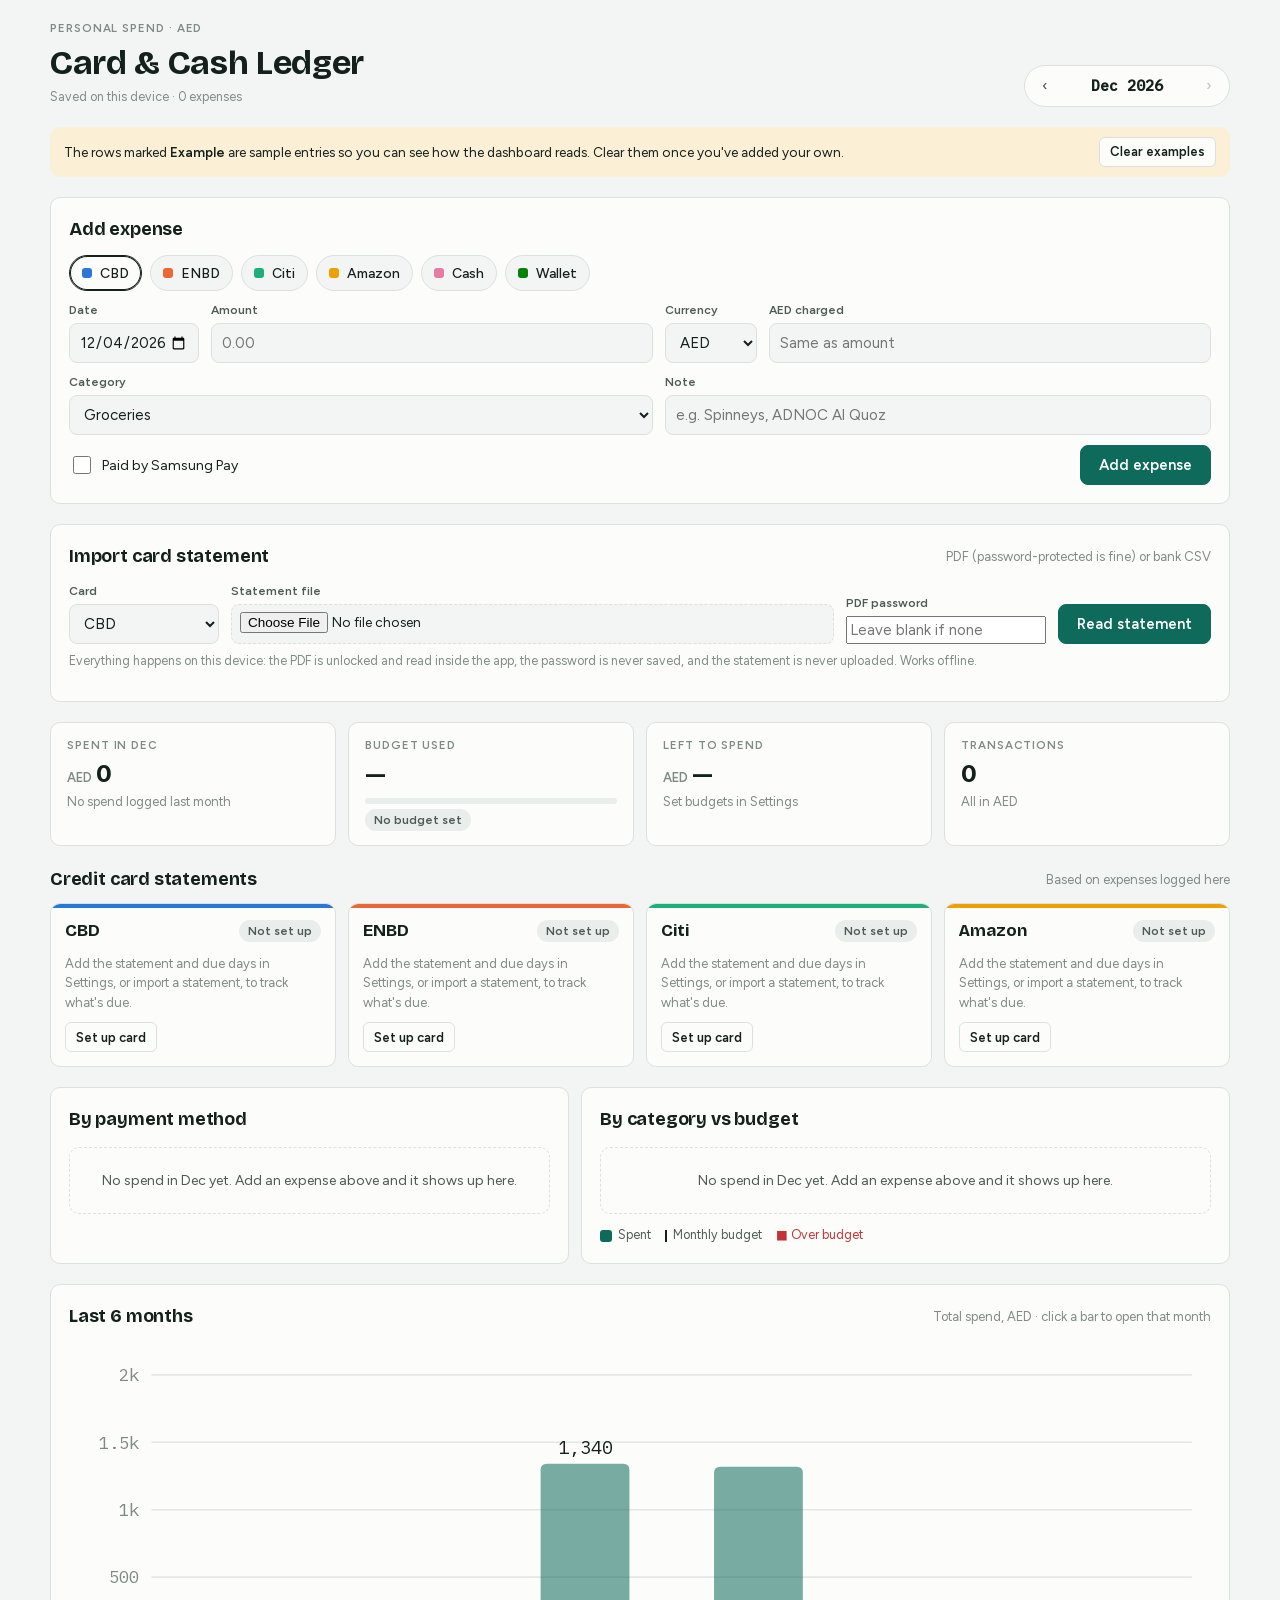
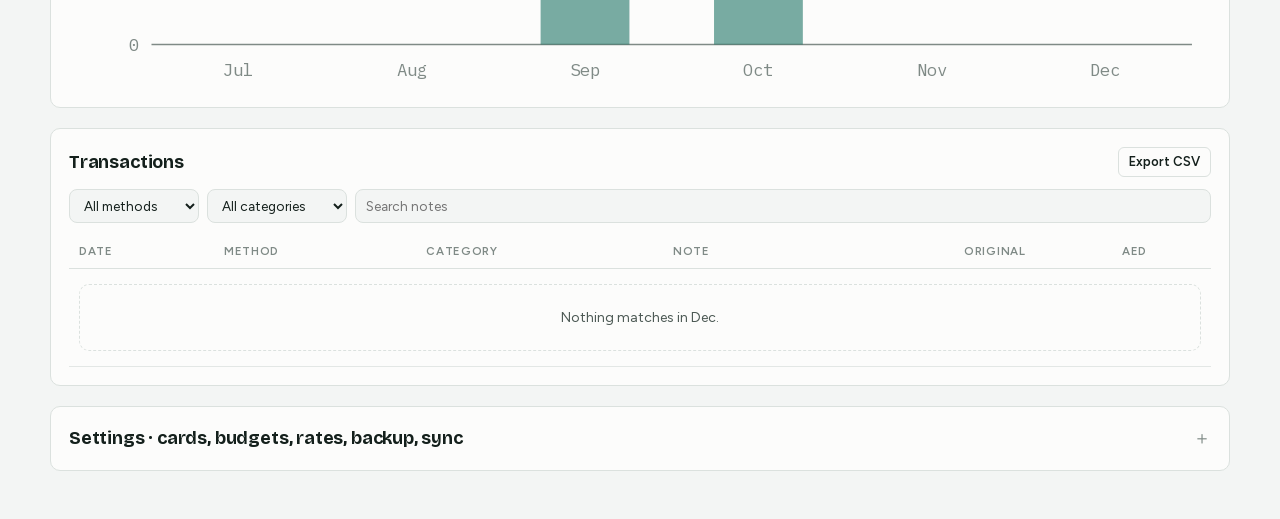
<file: index.html>
<!doctype html>
<html lang="en">
<head>
<meta charset="utf-8">
<meta name="viewport" content="width=device-width,initial-scale=1,viewport-fit=cover">
<title>Card &amp; Cash Ledger</title>
<meta name="description" content="Personal card and cash expense ledger. Works offline; data stays on your devices.">
<meta name="theme-color" content="#f3f5f4" media="(prefers-color-scheme: light)">
<meta name="theme-color" content="#0f1412" media="(prefers-color-scheme: dark)">
<link rel="manifest" href="manifest.webmanifest">
<link rel="icon" href="icons/favicon.svg" type="image/svg+xml">
<link rel="icon" href="icons/icon-192.png" sizes="192x192" type="image/png">
<link rel="apple-touch-icon" href="icons/apple-touch-icon.png">
<link rel="stylesheet" href="fonts/fonts.css">
<style>
/* Layout: a working ledger. Quick-add strip on top, month summary, card statements, charts, then the transaction register. */
:root{
  --bg:#f3f5f4; --surface:#fcfcfb; --sunk:#e9edeb; --ink:#14201c; --ink-2:#4d5a55; --muted:#7f8a86;
  --line:#dbe1de; --grid:#e3e7e5; --accent:#0e6a5a; --accent-ink:#ffffff; --accent-soft:#d6ebe6;
  --good:#0a7d0a; --warn:#a86b00; --crit:#c23434; --warn-bg:#fbefd6; --crit-bg:#f8dede; --good-bg:#dcf0dc;
  --m-cbd:#2a78d6; --m-enbd:#eb6834; --m-citi:#1baf7a; --m-amazon:#eda100; --m-cash:#e87ba4; --m-wallet:#008300;
  --f-display:"Bricolage Grotesque", "Avenir Next", system-ui, sans-serif;
  --f-body:"Figtree", system-ui, -apple-system, "Segoe UI", sans-serif;
  --f-mono:"IBM Plex Mono", ui-monospace, "SF Mono", Menlo, monospace;
  --r:10px;
}
@media (prefers-color-scheme: dark){:root:not([data-theme="light"]){
  --bg:#0f1412; --surface:#171d1b; --sunk:#111715; --ink:#e7eeeb; --ink-2:#b4c0bb; --muted:#85918c;
  --line:#2a3330; --grid:#242c29; --accent:#4cc1a8; --accent-ink:#06201a; --accent-soft:#173a33;
  --good:#3fbf3f; --warn:#e7a42a; --crit:#ec6a6a; --warn-bg:#3a2c0e; --crit-bg:#3d1a1a; --good-bg:#16351a;
  --m-cbd:#3987e5; --m-enbd:#d95926; --m-citi:#199e70; --m-amazon:#c98500; --m-cash:#d55181; --m-wallet:#2f9a2f;
  color-scheme:dark}}
:root[data-theme="dark"]{
  --bg:#0f1412; --surface:#171d1b; --sunk:#111715; --ink:#e7eeeb; --ink-2:#b4c0bb; --muted:#85918c;
  --line:#2a3330; --grid:#242c29; --accent:#4cc1a8; --accent-ink:#06201a; --accent-soft:#173a33;
  --good:#3fbf3f; --warn:#e7a42a; --crit:#ec6a6a; --warn-bg:#3a2c0e; --crit-bg:#3d1a1a; --good-bg:#16351a;
  --m-cbd:#3987e5; --m-enbd:#d95926; --m-citi:#199e70; --m-amazon:#c98500; --m-cash:#d55181; --m-wallet:#2f9a2f;
  color-scheme:dark}
*{box-sizing:border-box}
html{-webkit-text-size-adjust:100%}
body{margin:0}
img{max-width:100%}
[hidden]{display:none!important}
.linkbtn{border:0;background:none;padding:0;color:inherit;text-decoration:underline;text-underline-offset:2px;cursor:pointer;font-size:inherit}
.linkbtn.stale{color:var(--warn);font-weight:600}
.banner.err{background:var(--crit-bg)}
.bk{display:flex;flex-direction:column;gap:8px}
.filebtn{position:relative;overflow:hidden;display:inline-flex;align-items:center}
.filebtn input{position:absolute;inset:0;opacity:0;cursor:pointer}
body{background:var(--bg);color:var(--ink);font-family:var(--f-body);font-size:15px;line-height:1.5;
  padding-left:max(16px,env(safe-area-inset-left,0px));padding-right:max(16px,env(safe-area-inset-right,0px));padding-block:20px 48px}
.wrap{max-width:1180px;margin:0 auto;display:flex;flex-direction:column;gap:20px}
h1,h2,h3{font-family:var(--f-display);text-wrap:balance;margin:0;letter-spacing:-.01em}
h1{font-size:clamp(26px,4vw,34px);font-weight:700}
h2{font-size:18px;font-weight:700}
.eyebrow{font-size:11.5px;text-transform:uppercase;letter-spacing:.08em;color:var(--muted);font-weight:600}
.num{font-family:var(--f-mono);font-variant-numeric:tabular-nums}
.muted{color:var(--muted)} .small{font-size:13px}
button,input,select{font:inherit;color:inherit}
:focus-visible{outline:2px solid var(--accent);outline-offset:2px}
.panel{background:var(--surface);border:1px solid var(--line);border-radius:var(--r);padding:18px}
.row{display:flex;gap:12px;flex-wrap:wrap;align-items:center}
.spread{justify-content:space-between}

/* header */
header.top{display:flex;justify-content:space-between;align-items:flex-end;gap:16px;flex-wrap:wrap}
.monthnav{display:flex;align-items:center;gap:6px;background:var(--surface);border:1px solid var(--line);border-radius:999px;padding:4px}
.monthnav button{border:0;background:transparent;width:32px;height:32px;border-radius:50%;cursor:pointer;font-size:16px;color:var(--ink-2)}
.monthnav button:hover{background:var(--sunk)}
.monthnav span{min-width:120px;text-align:center;font-weight:600}
.status{font-size:12.5px;color:var(--muted)}

/* quick add */
form.add{display:grid;grid-template-columns:130px 1fr 92px 1fr;gap:10px 12px;align-items:end}
.f{display:flex;flex-direction:column;gap:4px;min-width:0}
.f label,.lbl{font-size:12px;color:var(--ink-2);font-weight:600}
input[type=text],input[type=number],input[type=date],select{height:40px;border:1px solid var(--line);background:var(--bg);border-radius:8px;padding:0 10px;width:100%;min-width:0}
input:focus,select:focus{border-color:var(--accent);outline:none}
.methods{grid-column:1/-1;display:flex;gap:8px;flex-wrap:wrap}
.chip{display:inline-flex;align-items:center;gap:8px;height:36px;padding:0 12px;border:1px solid var(--line);border-radius:999px;background:var(--bg);cursor:pointer;font-weight:500;font-size:14px}
.chip .dot{width:10px;height:10px;border-radius:3px;flex:none}
.chip[aria-pressed="true"]{border-color:var(--ink);background:var(--surface);box-shadow:inset 0 0 0 1px var(--ink)}
.add .wide{grid-column:span 2}
.add .tail{grid-column:1/-1;display:flex;gap:12px;align-items:center;flex-wrap:wrap}
.toggle{display:inline-flex;gap:8px;align-items:center;font-size:14px;cursor:pointer;user-select:none}
.toggle input{width:18px;height:18px;accent-color:var(--accent)}
.btn{height:40px;padding:0 18px;border-radius:8px;border:1px solid var(--line);background:var(--surface);cursor:pointer;font-weight:600}
.btn:hover{background:var(--sunk)}
.btn.primary{background:var(--accent);border-color:var(--accent);color:var(--accent-ink)}
.btn.primary:hover{filter:brightness(1.08)}
.btn.sm{height:30px;padding:0 10px;font-size:13px;border-radius:6px}
.btn.ghost{border-color:transparent;background:transparent}
.btn:disabled{opacity:.5;cursor:not-allowed}
.fxnote{font-size:12.5px;color:var(--muted)}
.msg{font-size:13px;font-weight:600}
.msg.ok{color:var(--good)} .msg.err{color:var(--crit)}

/* KPIs */
.kpis{display:grid;grid-template-columns:repeat(4,1fr);gap:12px}
.kpi{background:var(--surface);border:1px solid var(--line);border-radius:var(--r);padding:14px 16px;display:flex;flex-direction:column;gap:4px;min-width:0}
.kpi .v{font-family:var(--f-display);font-size:26px;font-weight:700;line-height:1.15}
.kpi .v small{font-family:var(--f-body);font-size:13px;font-weight:600;color:var(--muted);margin-right:4px}
.meter{height:6px;border-radius:3px;background:var(--sunk);overflow:hidden;margin-top:6px}
.meter i{display:block;height:100%;border-radius:3px;background:var(--accent)}

/* card statements */
.cards{display:grid;grid-template-columns:repeat(4,1fr);gap:12px}
.stmt{border:1px solid var(--line);border-radius:var(--r);background:var(--surface);padding:14px;display:flex;flex-direction:column;gap:10px;min-width:0;position:relative;overflow:hidden}
.stmt::before{content:"";position:absolute;inset:0 0 auto 0;height:4px;background:var(--mc)}
.stmt .nm{display:flex;justify-content:space-between;align-items:center;gap:8px}
.stmt .nm b{font-family:var(--f-display);font-size:17px}
.pill{display:inline-flex;align-items:center;gap:5px;font-size:12px;font-weight:600;padding:2px 9px;border-radius:999px;white-space:nowrap}
.pill.good{background:var(--good-bg);color:var(--good)} .pill.warn{background:var(--warn-bg);color:var(--warn)} .pill.crit{background:var(--crit-bg);color:var(--crit)} .pill.neutral{background:var(--sunk);color:var(--ink-2)}
.kv{display:grid;grid-template-columns:1fr auto;gap:2px 10px;font-size:13.5px}
.kv dt{color:var(--ink-2)} .kv dd{margin:0;text-align:right;font-family:var(--f-mono);font-variant-numeric:tabular-nums}
.kv dd.big{font-size:16px;font-weight:500;color:var(--ink)}

/* charts */
.charts{display:grid;grid-template-columns:1fr 1.25fr;gap:12px}
.bars{display:flex;flex-direction:column;gap:10px;margin-top:14px}
.bar{display:grid;grid-template-columns:110px 1fr 104px;gap:10px;align-items:center;font-size:13.5px}
.bar .t{position:relative;height:18px;border-radius:0 4px 4px 0;background:transparent;border-left:1px solid var(--muted)}
.bar .t i{position:absolute;left:0;top:2px;bottom:2px;border-radius:0 4px 4px 0;min-width:2px}
.bar .t .bud{position:absolute;top:-3px;bottom:-3px;width:2px;background:var(--ink);border-radius:1px}
.bar .val{text-align:right;font-family:var(--f-mono);font-variant-numeric:tabular-nums;font-size:13px}
.bar .lab{display:flex;align-items:center;gap:7px;min-width:0;overflow:hidden;text-overflow:ellipsis;white-space:nowrap}
.bar .lab .dot{width:10px;height:10px;border-radius:3px;flex:none}
.bar.over .val{color:var(--crit);font-weight:600}
.legend{display:flex;gap:14px;flex-wrap:wrap;font-size:12.5px;color:var(--ink-2);margin-top:12px}
.legend span{display:inline-flex;align-items:center;gap:6px}
.legend .sw{width:12px;height:12px;border-radius:3px}
.legend .ln{width:2px;height:12px;background:var(--ink)}
.trend svg{width:100%;height:auto;display:block}
.trend text{fill:var(--muted);font-family:var(--f-mono);font-size:11px}
.trend .gl{stroke:var(--grid);stroke-width:1}
.trend .base{stroke:var(--muted);stroke-width:1}
.trend rect.b{fill:var(--accent);opacity:.55}
.trend rect.b.cur{opacity:1}
.trend rect.hit{fill:transparent;cursor:pointer}
.trend .vl{fill:var(--ink);font-size:11.5px}
.tip{position:fixed;pointer-events:none;background:var(--ink);color:var(--bg);font-size:12.5px;padding:6px 9px;border-radius:6px;z-index:20;white-space:nowrap}
.empty{padding:22px;border:1px dashed var(--line);border-radius:var(--r);color:var(--ink-2);text-align:center;font-size:14px}

/* register */
.filters{display:flex;gap:8px;flex-wrap:wrap;margin-top:12px}
.filters select,.filters input{height:34px;width:auto;min-width:130px;font-size:13.5px}
.filters input{flex:1;min-width:160px}
.tablewrap{overflow-x:auto;margin-top:12px}
table{width:100%;border-collapse:collapse;font-size:14px;min-width:720px}
th{text-align:left;font-size:11.5px;text-transform:uppercase;letter-spacing:.06em;color:var(--muted);font-weight:600;padding:8px 10px;border-bottom:1px solid var(--line)}
td{padding:9px 10px;border-bottom:1px solid var(--grid);vertical-align:middle}
td.r,th.r{text-align:right}
td .dot{display:inline-block;width:9px;height:9px;border-radius:3px;margin-right:7px;vertical-align:0}
tr.sample td{background:var(--sunk)}
.tag{font-size:11px;font-weight:600;padding:1px 6px;border-radius:4px;background:var(--accent-soft);color:var(--accent);margin-left:6px;white-space:nowrap}
.tag.ex{background:var(--warn-bg);color:var(--warn)}
td input,td select{height:32px;font-size:13.5px}
.acts{display:flex;gap:4px;justify-content:flex-end}

/* settings */
details.settings>summary{cursor:pointer;list-style:none;display:flex;justify-content:space-between;align-items:center}
details.settings>summary::-webkit-details-marker{display:none}
details.settings>summary::after{content:"＋";color:var(--muted);font-size:18px}
details.settings[open]>summary::after{content:"－"}
.setgrid{display:grid;grid-template-columns:1.2fr 1fr 1fr;gap:20px;margin-top:16px}
.setgrid h3{font-size:15px;margin-bottom:8px}
.mini{width:100%;border-collapse:collapse;font-size:13.5px;min-width:0}
.mini td{padding:5px 4px;border-bottom:1px solid var(--grid)}
.mini input{height:32px;font-size:13.5px}
.mini td:first-child{white-space:nowrap}
.hint{font-size:12.5px;color:var(--muted);margin-top:8px}
.banner{background:var(--warn-bg);color:var(--ink);border-radius:var(--r);padding:10px 14px;font-size:13.5px;display:flex;gap:12px;align-items:center;justify-content:space-between;flex-wrap:wrap}


/* statement import */
.imp{display:grid;grid-template-columns:150px 1fr 200px auto;gap:10px 12px;align-items:end;margin-top:12px}
.imp input[type=file]{height:40px;padding:7px 8px;border:1px dashed var(--line);border-radius:8px;background:var(--bg);width:100%;min-width:0;font-size:13.5px}
.impstat{font-size:13.5px;color:var(--ink-2);margin-top:10px;display:flex;gap:10px;align-items:center;flex-wrap:wrap}
.spin{width:14px;height:14px;border-radius:50%;border:2px solid var(--line);border-top-color:var(--accent);animation:sp 0.8s linear infinite}
@keyframes sp{to{transform:rotate(360deg)}}
@media (prefers-reduced-motion:reduce){.spin{animation:none}}
.review{margin-top:12px;display:flex;flex-direction:column;gap:10px}
.review table{min-width:640px}
.review tr.dim td{color:var(--muted)}
.review td select{height:32px;font-size:13.5px;width:auto;min-width:150px}
.tag.st{background:var(--sunk);color:var(--ink-2)}
.tag.new{background:var(--good-bg);color:var(--good)}
.tag.dup{background:var(--sunk);color:var(--muted)}
.tag.cr{background:var(--accent-soft);color:var(--accent)}
.privacy{font-size:12.5px;color:var(--muted);margin-top:8px}
code{font-family:var(--f-mono);font-size:.92em;background:var(--sunk);padding:1px 5px;border-radius:4px}
#syncBody input[type=password]{height:40px;border:1px solid var(--line);background:var(--bg);border-radius:8px;padding:0 10px;width:100%;min-width:0}
@media (max-width:640px){.imp{grid-template-columns:1fr 1fr}.imp .full{grid-column:1/-1}}

@media (max-width:980px){
  .cards{grid-template-columns:repeat(2,1fr)}
  .charts{grid-template-columns:1fr}
  .setgrid{grid-template-columns:1fr}
}
@media (max-width:640px){
  .kpis{grid-template-columns:repeat(2,1fr)}
  form.add{grid-template-columns:1fr 1fr}
  .add .wide{grid-column:1/-1}
  .bar{grid-template-columns:84px 1fr 86px}
  .kpi .v{font-size:22px}
}
@media (max-width:420px){.cards{grid-template-columns:1fr}}
@media (prefers-reduced-motion:no-preference){.bar .t i,.meter i{transition:width .3s ease}}
</style>
</head>
<body>
<div class="wrap">
  <header class="top">
    <div>
      <div class="eyebrow">Personal spend · AED</div>
      <h1>Card &amp; Cash Ledger</h1>
      <div class="status" id="status">Loading…</div>
    </div>
    <div class="monthnav" aria-label="Month">
      <button type="button" id="prevM" aria-label="Previous month">‹</button>
      <span id="monthLbl" class="num"></span>
      <button type="button" id="nextM" aria-label="Next month">›</button>
    </div>
  </header>

  <div class="banner err" id="warnBanner" hidden role="alert"><span id="warnText"></span></div>
  <div class="banner" id="updBanner" hidden><span>A new version of the app is ready.</span><button class="btn sm" type="button" id="updReload">Reload</button></div>

  <div class="banner" id="exBanner" hidden>
    <span>The rows marked <b>Example</b> are sample entries so you can see how the dashboard reads. Clear them once you've added your own.</span>
    <button class="btn sm" type="button" id="clearEx">Clear examples</button>
  </div>

  <section class="panel" aria-labelledby="addH">
    <div class="row spread"><h2 id="addH">Add expense</h2><span class="msg" id="addMsg" role="status"></span></div>
    <form class="add" id="addForm" autocomplete="off" style="margin-top:12px">
      <div class="methods" id="methodChips" role="group" aria-label="Paid with"></div>
      <div class="f"><label for="aDate">Date</label><input type="date" id="aDate" required></div>
      <div class="f"><label for="aAmt">Amount</label><input type="number" id="aAmt" step="0.01" min="0" inputmode="decimal" placeholder="0.00" required></div>
      <div class="f"><label for="aCur">Currency</label><select id="aCur"></select></div>
      <div class="f"><label for="aAed">AED charged</label><input type="number" id="aAed" step="0.01" min="0" inputmode="decimal" placeholder="Same as amount"></div>
      <div class="f wide"><label for="aCat">Category</label><select id="aCat"></select></div>
      <div class="f wide"><label for="aNote">Note</label><input type="text" id="aNote" maxlength="120" placeholder="e.g. Spinneys, ADNOC Al Quoz"></div>
      <div class="tail">
        <label class="toggle" id="apWrap"><input type="checkbox" id="aAp"> Paid by Samsung Pay</label>
        <span class="fxnote" id="fxNote"></span>
        <span style="flex:1"></span>
        <button class="btn primary" type="submit" id="addBtn">Add expense</button>
      </div>
    </form>
  </section>


  <section class="panel" aria-labelledby="impH">
    <div class="row spread"><h2 id="impH">Import card statement</h2><span class="small muted">PDF (password-protected is fine) or bank CSV</span></div>
    <form class="imp" id="impForm" autocomplete="off">
      <div class="f"><label for="iCard">Card</label><select id="iCard"></select></div>
      <div class="f full"><label for="iFile">Statement file</label><input type="file" id="iFile" accept="application/pdf,.pdf,.csv,text/csv" required></div>
      <div class="f" id="pwWrap"><label for="iPw">PDF password</label><input type="password" id="iPw" autocomplete="off" placeholder="Leave blank if none"></div>
      <div class="f"><button class="btn primary" type="submit" id="iGo">Read statement</button></div>
    </form>
    <p class="privacy">Everything happens on this device: the PDF is unlocked and read inside the app, the password is never saved, and the statement is never uploaded. Works offline.</p>
    <div class="impstat" id="iStat" hidden></div>
    <div class="review" id="iReview" hidden></div>
  </section>

  <section class="kpis" id="kpis" aria-label="Month summary"></section>

  <section aria-labelledby="cardsH" style="display:flex;flex-direction:column;gap:10px">
    <div class="row spread"><h2 id="cardsH">Credit card statements</h2><span class="small muted">Based on expenses logged here</span></div>
    <div class="cards" id="cards"></div>
  </section>

  <section class="charts">
    <div class="panel">
      <div class="row spread"><h2>By payment method</h2><span class="small muted" id="methTot"></span></div>
      <div class="bars" id="methBars"></div>
    </div>
    <div class="panel">
      <div class="row spread"><h2>By category vs budget</h2><span class="small muted" id="catTot"></span></div>
      <div class="bars" id="catBars"></div>
      <div class="legend"><span><i class="sw" style="background:var(--accent)"></i>Spent</span><span><i class="ln"></i>Monthly budget</span><span style="color:var(--crit)">■ Over budget</span></div>
    </div>
  </section>

  <section class="panel trend">
    <div class="row spread"><h2>Last 6 months</h2><span class="small muted">Total spend, AED · click a bar to open that month</span></div>
    <div id="trend" style="margin-top:10px"></div>
  </section>

  <section class="panel" aria-labelledby="regH">
    <div class="row spread">
      <h2 id="regH">Transactions</h2>
      <div class="row" style="gap:8px"><span class="small muted" id="regCount"></span><button class="btn sm" type="button" id="csvBtn">Export CSV</button></div>
    </div>
    <div class="filters">
      <select id="fMethod" aria-label="Filter by method"><option value="">All methods</option></select>
      <select id="fCat" aria-label="Filter by category"><option value="">All categories</option></select>
      <input type="text" id="fText" placeholder="Search notes" aria-label="Search notes">
    </div>
    <div class="tablewrap"><table>
      <thead><tr><th>Date</th><th>Method</th><th>Category</th><th>Note</th><th class="r">Original</th><th class="r">AED</th><th class="r"></th></tr></thead>
      <tbody id="rows"></tbody>
    </table></div>
  </section>

  <details class="panel settings" id="settings">
    <summary><h2>Settings · cards, budgets, rates, backup, sync</h2></summary>
    <div class="setgrid">
      <div>
        <h3>Credit cards</h3>
        <table class="mini"><thead><tr><th>Card</th><th>Statement day</th><th>Due day</th><th>Limit (AED)</th></tr></thead><tbody id="cardSet"></tbody></table>
        <p class="hint">Statement day is the day of the month your statement closes; due day is the day payment is due (it can fall in the next month).</p>
      </div>
      <div>
        <h3>Monthly budgets (AED)</h3>
        <table class="mini"><tbody id="budSet"></tbody></table>
        <div class="row" style="margin-top:8px;gap:8px"><input type="text" id="newCat" placeholder="New category" style="flex:1;height:34px"><button class="btn sm" type="button" id="addCat">Add</button></div>
      </div>
      <div>
        <h3>Exchange rates to AED</h3>
        <table class="mini"><tbody id="fxSet"></tbody></table>
        <div class="row" style="margin-top:8px;gap:8px"><input type="text" id="newCur" placeholder="Code e.g. INR" maxlength="3" style="width:90px;height:34px"><input type="number" id="newRate" step="0.0001" placeholder="Rate" style="width:100px;height:34px"><button class="btn sm" type="button" id="addCur">Add</button></div>
        <p class="hint">Used to pre-fill "AED charged". Overwrite it with the amount on your statement when it posts. USD and SAR are pegged; EUR/GBP/DKK need updating now and then.</p>
      </div>
    </div>
    <div class="row" style="margin-top:14px"><button class="btn primary" type="button" id="saveSet">Save settings</button><span class="msg" id="setMsg" role="status"></span></div>
    <div class="bk" style="margin-top:22px;padding-top:18px;border-top:1px solid var(--line)">
      <h3 style="font-size:15px">Backup &amp; restore</h3>
      <p class="hint" style="margin:0">Your expenses are stored in this app on this device. Uninstalling the app or clearing this site's data in Chrome deletes them, unless Drive sync (below) has a copy. <span id="persistNote"></span> Download a backup regularly; restore it here or on another device.</p>
      <div class="row"><button class="btn" type="button" id="bkBtn">Download backup</button>
        <label class="btn filebtn" for="rsFile">Restore backup or import ledger CSV<input type="file" id="rsFile" accept=".json,application/json,.csv,text/csv"></label>
        <span class="msg" id="bkMsg" role="status"></span></div>
      <div class="banner" id="rsConfirm" hidden><span id="rsText"></span><span class="row" style="gap:8px"><button class="btn sm primary" type="button" id="rsYes">Replace</button><button class="btn sm" type="button" id="rsNo">Cancel</button></span></div>
    </div>
    <div class="bk" id="syncBox" style="margin-top:22px;padding-top:18px;border-top:1px solid var(--line)">
      <h3 style="font-size:15px">Sync with Google Drive</h3>
      <div class="bk" id="syncBody"></div>
    </div>
  </details>
</div>
<div class="tip" id="tip" hidden></div>
<script type="module" src="js/app.js"></script>
<noscript><p style="padding:16px">This app needs JavaScript.</p></noscript>
</body>
</html>
</file>
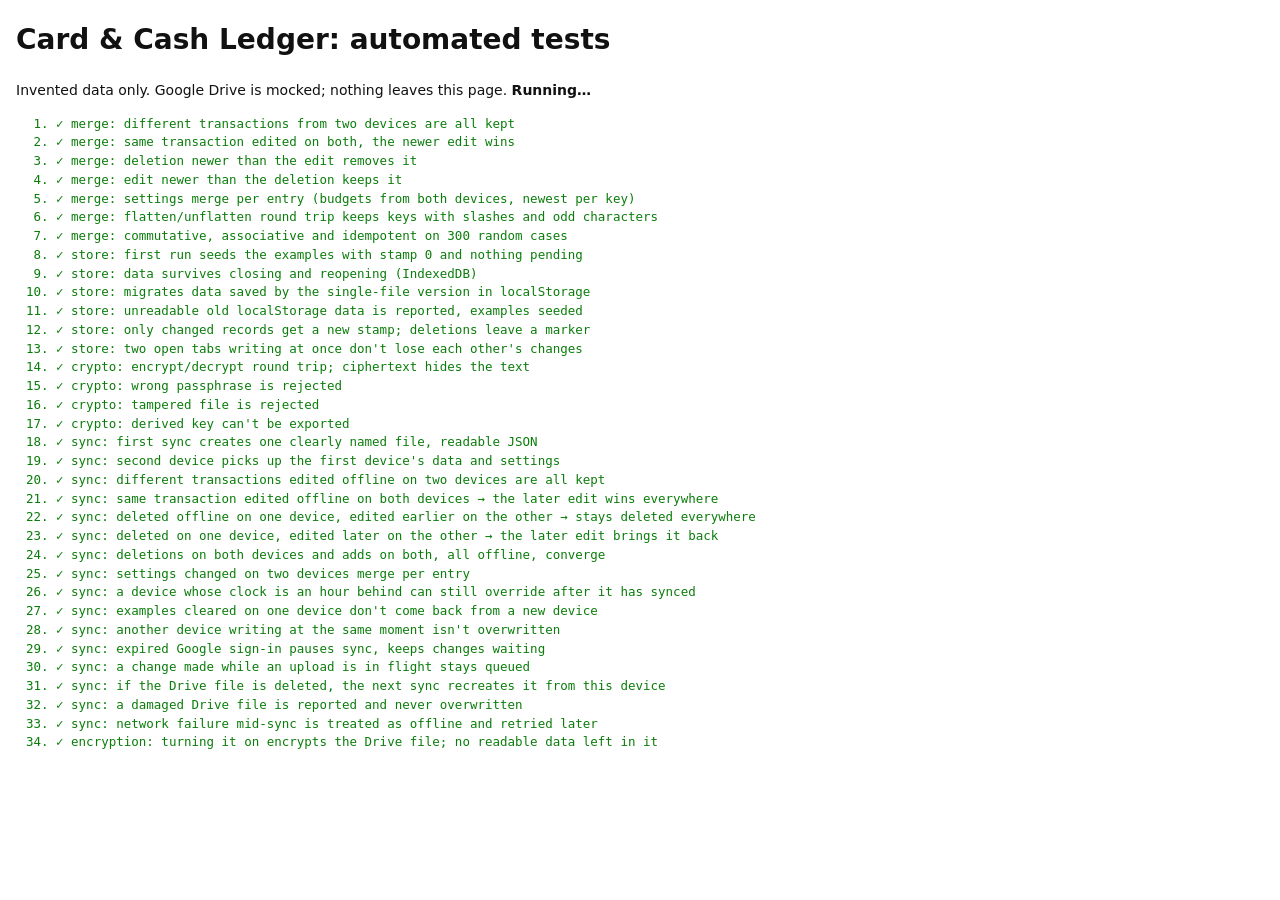
<file: tests/index.html>
<!doctype html>
<html lang="en">
<head>
<meta charset="utf-8">
<meta name="viewport" content="width=device-width,initial-scale=1">
<title>Ledger tests</title>
<style>
body{font:14px/1.5 system-ui,sans-serif;margin:16px;background:#fff;color:#111}
li{white-space:pre-wrap;font-family:ui-monospace,Menlo,monospace;font-size:12.5px}
.pass{color:#0a7d0a}.fail{color:#c23434}
</style>
</head>
<body>
<h1>Card &amp; Cash Ledger: automated tests</h1>
<p>Invented data only. Google Drive is mocked; nothing leaves this page. <b id="sum">Running…</b></p>
<ol id="out"></ol>
<script type="module">
import { run } from "./harness.js";
import "./merge.test.js";
import "./store.test.js";
import "./crypto.test.js";
import "./sync.test.js";
import "./statement.test.js";
const f = new URLSearchParams(location.search).get("only");
run(f).catch(e => { document.getElementById("sum").textContent = "Runner crashed: " + e; window.__results = { done: true, crashed: String(e) }; });
</script>
</body>
</html>
</file>
<file: fonts/fonts.css>
/* Self-hosted copies of Google Fonts (SIL Open Font License) so the app works offline. */
/* latin-ext */
@font-face {
  font-family: 'Bricolage Grotesque';
  font-style: normal;
  font-weight: 500;
  font-stretch: 100%;
  font-display: swap;
  src: url(BricolageGrotesque-latin-ext-10d6a5.woff2) format('woff2');
  unicode-range: U+0100-02BA, U+02BD-02C5, U+02C7-02CC, U+02CE-02D7, U+02DD-02FF, U+0304, U+0308, U+0329, U+1D00-1DBF, U+1E00-1E9F, U+1EF2-1EFF, U+2020, U+20A0-20AB, U+20AD-20C4, U+2113, U+2C60-2C7F, U+A720-A7FF;
}
/* latin */
@font-face {
  font-family: 'Bricolage Grotesque';
  font-style: normal;
  font-weight: 500;
  font-stretch: 100%;
  font-display: swap;
  src: url(BricolageGrotesque-latin-3b58e8.woff2) format('woff2');
  unicode-range: U+0000-00FF, U+0131, U+0152-0153, U+02BB-02BC, U+02C6, U+02DA, U+02DC, U+0304, U+0308, U+0329, U+2000-206F, U+20AC, U+2122, U+2191, U+2193, U+2212, U+2215, U+FEFF, U+FFFD;
}
/* latin-ext */
@font-face {
  font-family: 'Bricolage Grotesque';
  font-style: normal;
  font-weight: 700;
  font-stretch: 100%;
  font-display: swap;
  src: url(BricolageGrotesque-latin-ext-10d6a5.woff2) format('woff2');
  unicode-range: U+0100-02BA, U+02BD-02C5, U+02C7-02CC, U+02CE-02D7, U+02DD-02FF, U+0304, U+0308, U+0329, U+1D00-1DBF, U+1E00-1E9F, U+1EF2-1EFF, U+2020, U+20A0-20AB, U+20AD-20C4, U+2113, U+2C60-2C7F, U+A720-A7FF;
}
/* latin */
@font-face {
  font-family: 'Bricolage Grotesque';
  font-style: normal;
  font-weight: 700;
  font-stretch: 100%;
  font-display: swap;
  src: url(BricolageGrotesque-latin-3b58e8.woff2) format('woff2');
  unicode-range: U+0000-00FF, U+0131, U+0152-0153, U+02BB-02BC, U+02C6, U+02DA, U+02DC, U+0304, U+0308, U+0329, U+2000-206F, U+20AC, U+2122, U+2191, U+2193, U+2212, U+2215, U+FEFF, U+FFFD;
}
/* latin-ext */
@font-face {
  font-family: 'Figtree';
  font-style: normal;
  font-weight: 400;
  font-display: swap;
  src: url(Figtree-latin-ext-7471c0.woff2) format('woff2');
  unicode-range: U+0100-02BA, U+02BD-02C5, U+02C7-02CC, U+02CE-02D7, U+02DD-02FF, U+0304, U+0308, U+0329, U+1D00-1DBF, U+1E00-1E9F, U+1EF2-1EFF, U+2020, U+20A0-20AB, U+20AD-20C4, U+2113, U+2C60-2C7F, U+A720-A7FF;
}
/* latin */
@font-face {
  font-family: 'Figtree';
  font-style: normal;
  font-weight: 400;
  font-display: swap;
  src: url(Figtree-latin-f96cbb.woff2) format('woff2');
  unicode-range: U+0000-00FF, U+0131, U+0152-0153, U+02BB-02BC, U+02C6, U+02DA, U+02DC, U+0304, U+0308, U+0329, U+2000-206F, U+20AC, U+2122, U+2191, U+2193, U+2212, U+2215, U+FEFF, U+FFFD;
}
/* latin-ext */
@font-face {
  font-family: 'Figtree';
  font-style: normal;
  font-weight: 500;
  font-display: swap;
  src: url(Figtree-latin-ext-7471c0.woff2) format('woff2');
  unicode-range: U+0100-02BA, U+02BD-02C5, U+02C7-02CC, U+02CE-02D7, U+02DD-02FF, U+0304, U+0308, U+0329, U+1D00-1DBF, U+1E00-1E9F, U+1EF2-1EFF, U+2020, U+20A0-20AB, U+20AD-20C4, U+2113, U+2C60-2C7F, U+A720-A7FF;
}
/* latin */
@font-face {
  font-family: 'Figtree';
  font-style: normal;
  font-weight: 500;
  font-display: swap;
  src: url(Figtree-latin-f96cbb.woff2) format('woff2');
  unicode-range: U+0000-00FF, U+0131, U+0152-0153, U+02BB-02BC, U+02C6, U+02DA, U+02DC, U+0304, U+0308, U+0329, U+2000-206F, U+20AC, U+2122, U+2191, U+2193, U+2212, U+2215, U+FEFF, U+FFFD;
}
/* latin-ext */
@font-face {
  font-family: 'Figtree';
  font-style: normal;
  font-weight: 600;
  font-display: swap;
  src: url(Figtree-latin-ext-7471c0.woff2) format('woff2');
  unicode-range: U+0100-02BA, U+02BD-02C5, U+02C7-02CC, U+02CE-02D7, U+02DD-02FF, U+0304, U+0308, U+0329, U+1D00-1DBF, U+1E00-1E9F, U+1EF2-1EFF, U+2020, U+20A0-20AB, U+20AD-20C4, U+2113, U+2C60-2C7F, U+A720-A7FF;
}
/* latin */
@font-face {
  font-family: 'Figtree';
  font-style: normal;
  font-weight: 600;
  font-display: swap;
  src: url(Figtree-latin-f96cbb.woff2) format('woff2');
  unicode-range: U+0000-00FF, U+0131, U+0152-0153, U+02BB-02BC, U+02C6, U+02DA, U+02DC, U+0304, U+0308, U+0329, U+2000-206F, U+20AC, U+2122, U+2191, U+2193, U+2212, U+2215, U+FEFF, U+FFFD;
}
/* latin-ext */
@font-face {
  font-family: 'IBM Plex Mono';
  font-style: normal;
  font-weight: 400;
  font-display: swap;
  src: url(IBMPlexMono-latin-ext-7963a1.woff2) format('woff2');
  unicode-range: U+0100-02BA, U+02BD-02C5, U+02C7-02CC, U+02CE-02D7, U+02DD-02FF, U+0304, U+0308, U+0329, U+1D00-1DBF, U+1E00-1E9F, U+1EF2-1EFF, U+2020, U+20A0-20AB, U+20AD-20C4, U+2113, U+2C60-2C7F, U+A720-A7FF;
}
/* latin */
@font-face {
  font-family: 'IBM Plex Mono';
  font-style: normal;
  font-weight: 400;
  font-display: swap;
  src: url(IBMPlexMono-latin-bc87d8.woff2) format('woff2');
  unicode-range: U+0000-00FF, U+0131, U+0152-0153, U+02BB-02BC, U+02C6, U+02DA, U+02DC, U+0304, U+0308, U+0329, U+2000-206F, U+20AC, U+2122, U+2191, U+2193, U+2212, U+2215, U+FEFF, U+FFFD;
}
/* latin-ext */
@font-face {
  font-family: 'IBM Plex Mono';
  font-style: normal;
  font-weight: 500;
  font-display: swap;
  src: url(IBMPlexMono-latin-ext-25040c.woff2) format('woff2');
  unicode-range: U+0100-02BA, U+02BD-02C5, U+02C7-02CC, U+02CE-02D7, U+02DD-02FF, U+0304, U+0308, U+0329, U+1D00-1DBF, U+1E00-1E9F, U+1EF2-1EFF, U+2020, U+20A0-20AB, U+20AD-20C4, U+2113, U+2C60-2C7F, U+A720-A7FF;
}
/* latin */
@font-face {
  font-family: 'IBM Plex Mono';
  font-style: normal;
  font-weight: 500;
  font-display: swap;
  src: url(IBMPlexMono-latin-a80b2c.woff2) format('woff2');
  unicode-range: U+0000-00FF, U+0131, U+0152-0153, U+02BB-02BC, U+02C6, U+02DA, U+02DC, U+0304, U+0308, U+0329, U+2000-206F, U+20AC, U+2122, U+2191, U+2193, U+2212, U+2215, U+FEFF, U+FFFD;
}
</file>
